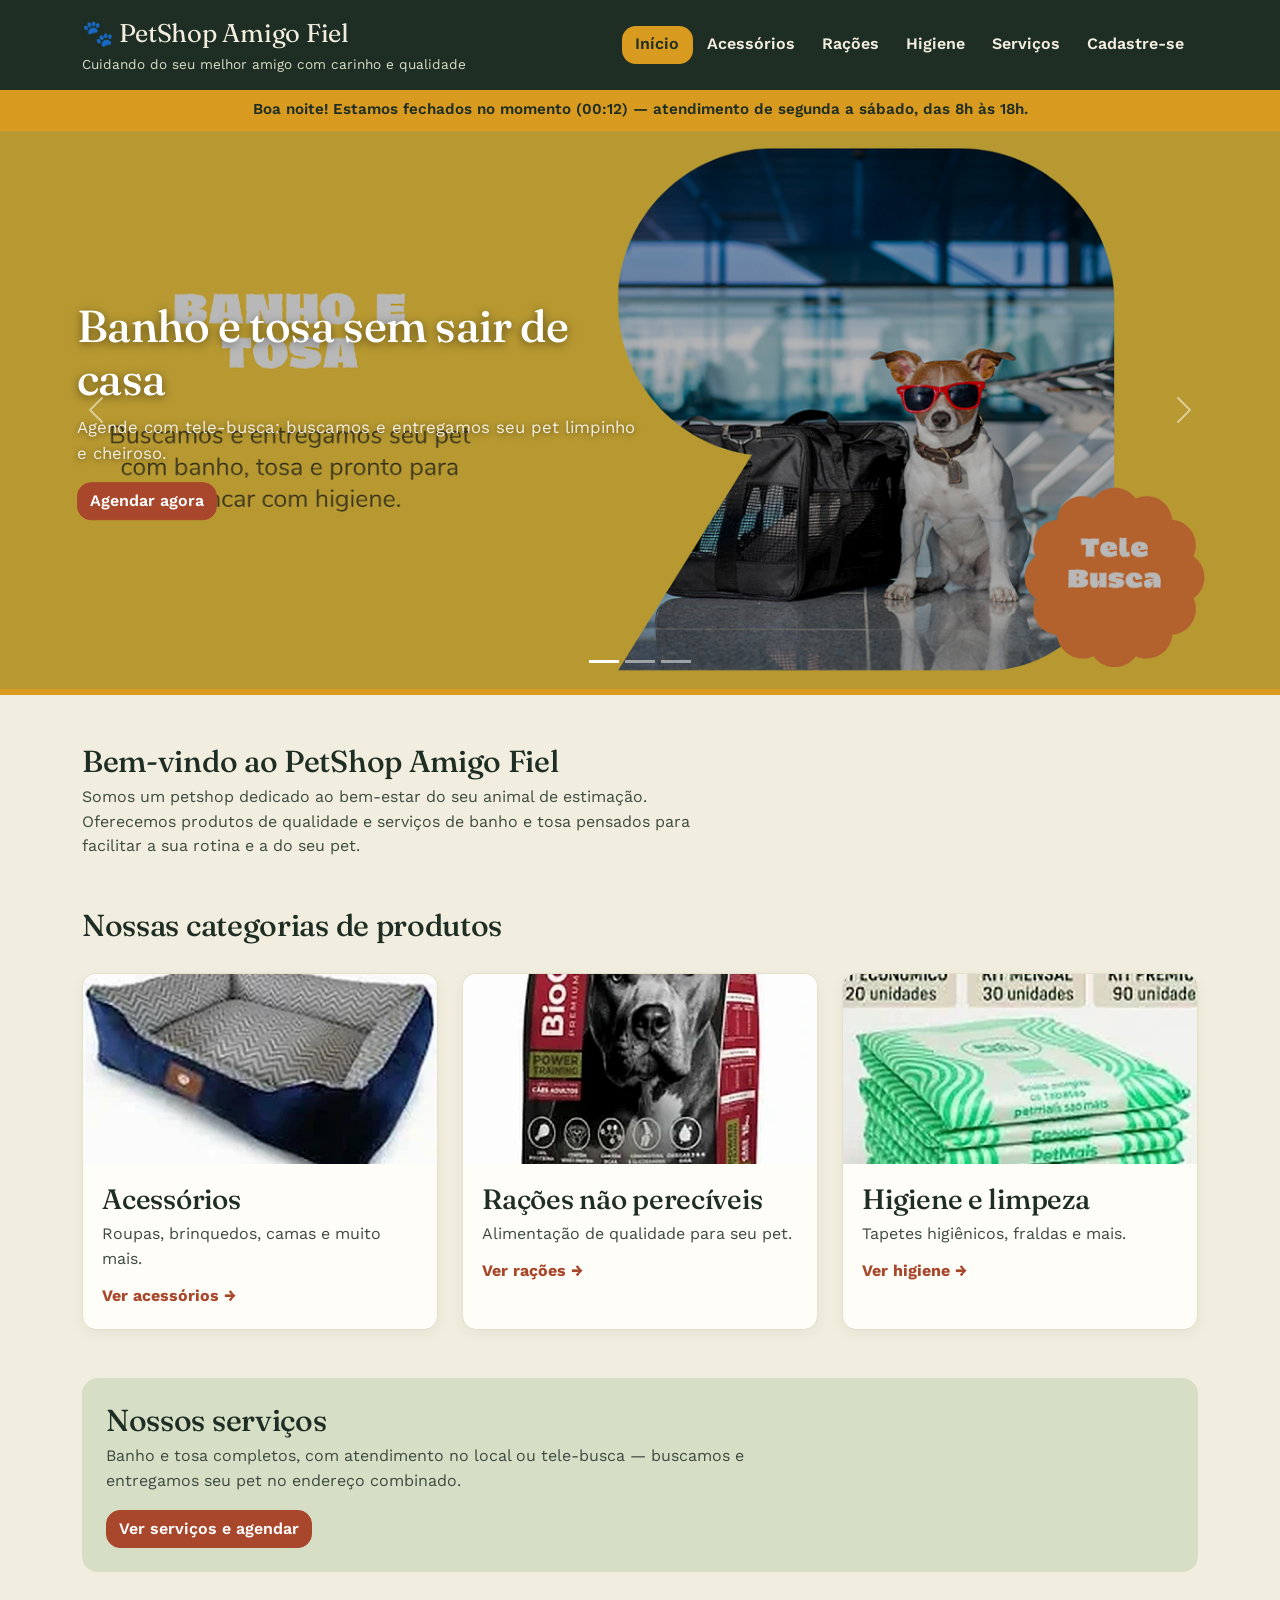
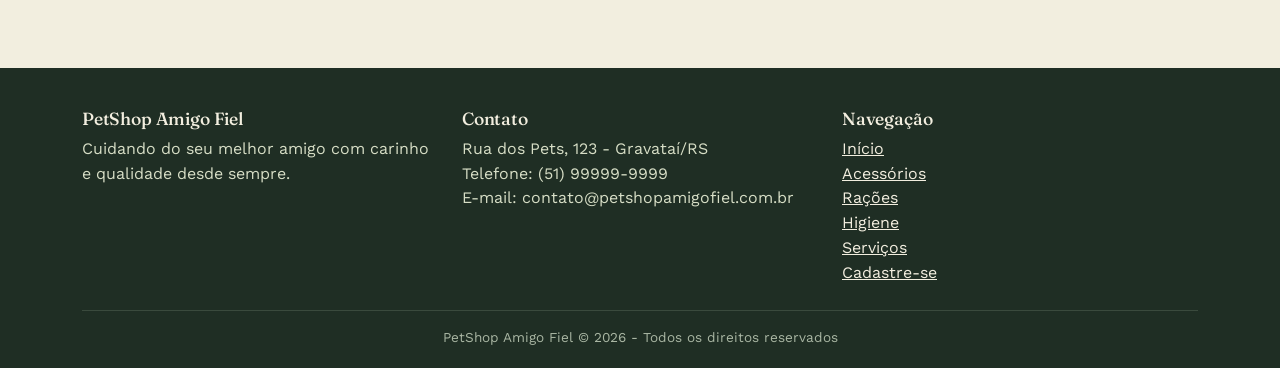
<file: index.html>
<!DOCTYPE html>
<html lang="pt-br">
<head>
    <meta charset="UTF-8">
    <meta name="viewport" content="width=device-width, initial-scale=1.0">
    <title>PetShop Amigo Fiel - Início</title>
    <meta name="description" content="PetShop Amigo Fiel: acessórios, rações, produtos de higiene e serviços de banho e tosa com ou sem tele-busca.">
    <link rel="preconnect" href="https://fonts.googleapis.com">
    <link href="https://fonts.googleapis.com/css2?family=Fraunces:wght@500;600;700&family=Work+Sans:wght@400;500;600;700&display=swap" rel="stylesheet">
    <link href="vendor/bootstrap/css/bootstrap.min.css" rel="stylesheet">
    <link rel="stylesheet" href="css/style.css">
</head>
<body>

    <a class="skip-link" href="#conteudo-principal">Pular para o conteúdo principal</a>

    <header class="site-header">
        <div class="container">
            <nav class="navbar navbar-expand-lg navbar-dark py-0" aria-label="Navegação principal">
                <div class="d-flex flex-column">
                    <span class="brand-name">🐾 PetShop Amigo Fiel</span>
                    <p class="tagline">Cuidando do seu melhor amigo com carinho e qualidade</p>
                </div>
                <button class="navbar-toggler" type="button" data-bs-toggle="collapse" data-bs-target="#menuPrincipal" aria-controls="menuPrincipal" aria-expanded="false" aria-label="Abrir menu de navegação">
                    <span class="navbar-toggler-icon"></span>
                </button>
                <div class="collapse navbar-collapse justify-content-end" id="menuPrincipal">
                    <ul class="navbar-nav">
                        <li class="nav-item"><a class="nav-link active" aria-current="page" href="index.html">Início</a></li>
                        <li class="nav-item"><a class="nav-link" href="acessorios.html">Acessórios</a></li>
                        <li class="nav-item"><a class="nav-link" href="racoes.html">Rações</a></li>
                        <li class="nav-item"><a class="nav-link" href="higiene.html">Higiene</a></li>
                        <li class="nav-item"><a class="nav-link" href="servicos.html">Serviços</a></li>
                        <li class="nav-item"><a class="nav-link" href="cadastro.html">Cadastre-se</a></li>
                    </ul>
                </div>
            </nav>
        </div>
    </header>

    <!-- Faixa de status preenchida via JavaScript (saudação + aberto/fechado) -->
    <div class="status-bar" id="status-funcionamento" role="status" aria-live="polite">
        Carregando horário de funcionamento...
    </div>

    <!-- Carrossel Bootstrap: vitrine de produtos e serviços -->
    <div id="carrosselPrincipal" class="carousel slide hero-carousel" data-bs-ride="carousel" aria-label="Vitrine de produtos e serviços em destaque">
        <div class="carousel-indicators">
            <button type="button" data-bs-target="#carrosselPrincipal" data-bs-slide-to="0" class="active" aria-current="true" aria-label="Slide 1: Banho e tosa"></button>
            <button type="button" data-bs-target="#carrosselPrincipal" data-bs-slide-to="1" aria-label="Slide 2: Rações premium"></button>
            <button type="button" data-bs-target="#carrosselPrincipal" data-bs-slide-to="2" aria-label="Slide 3: Conforto e acessórios"></button>
        </div>
        <div class="carousel-inner">
            <div class="carousel-item active">
                <img src="img/servico-com-telebusca.png" alt="Cachorro pronto para viagem com bolsa de transporte, representando o serviço de tele-busca">
                <div class="carousel-caption">
                    <h2>Banho e tosa sem sair de casa</h2>
                    <p>Agende com tele-busca: buscamos e entregamos seu pet limpinho e cheiroso.</p>
                    <a href="servicos.html#agendamento" class="btn btn-brick">Agendar agora</a>
                </div>
            </div>
            <div class="carousel-item">
                <img src="img/racao-caes.webp" alt="Pacote de ração premium BioCare para cães adultos">
                <div class="carousel-caption">
                    <h2>Rações de qualidade premium</h2>
                    <p>Alimentação balanceada para cães e gatos de todas as idades.</p>
                    <a href="racoes.html" class="btn btn-outline-brick">Ver rações</a>
                </div>
            </div>
            <div class="carousel-item">
                <img src="img/cama.webp" alt="Cama pet retangular azul-marinho, confortável e acolchoada">
                <div class="carousel-caption">
                    <h2>Conforto em cada detalhe</h2>
                    <p>Camas, brinquedos e acessórios pensados no bem-estar do seu pet.</p>
                    <a href="acessorios.html" class="btn btn-outline-brick">Ver acessórios</a>
                </div>
            </div>
        </div>
        <button class="carousel-control-prev" type="button" data-bs-target="#carrosselPrincipal" data-bs-slide="prev">
            <span class="carousel-control-prev-icon" aria-hidden="true"></span>
            <span class="visually-hidden">Slide anterior</span>
        </button>
        <button class="carousel-control-next" type="button" data-bs-target="#carrosselPrincipal" data-bs-slide="next">
            <span class="carousel-control-next-icon" aria-hidden="true"></span>
            <span class="visually-hidden">Próximo slide</span>
        </button>
    </div>

    <main id="conteudo-principal" class="container py-5">
        <section class="mb-5">
            <h2 class="section-title">Bem-vindo ao PetShop Amigo Fiel</h2>
            <p class="section-lede">
                Somos um petshop dedicado ao bem-estar do seu animal de estimação.
                Oferecemos produtos de qualidade e serviços de banho e tosa pensados
                para facilitar a sua rotina e a do seu pet.
            </p>
        </section>

        <section class="mb-5">
            <h3 class="section-title">Nossas categorias de produtos</h3>
            <div class="row g-4 mt-1">
                <div class="col-md-4">
                    <a class="category-link-card" href="acessorios.html">
                        <img src="img/cama.webp" alt="Cama pet confortável" class="category-card-image">
                        <div class="category-card-content">
                            <h3>Acessórios</h3>
                            <p>Roupas, brinquedos, camas e muito mais.</p>
                            <span class="category-card-cta">Ver acessórios →</span>
                        </div>
                    </a>
                </div>
                <div class="col-md-4">
                    <a class="category-link-card" href="racoes.html">
                        <img src="img/racao-caes.webp" alt="Ração premium para cães" class="category-card-image">
                        <div class="category-card-content">
                            <h3>Rações não perecíveis</h3>
                            <p>Alimentação de qualidade para seu pet.</p>
                            <span class="category-card-cta">Ver rações →</span>
                        </div>
                    </a>
                </div>
                <div class="col-md-4">
                    <a class="category-link-card" href="higiene.html">
                        <img src="img/tapete.webp" alt="Tapetes higiênicos para pets" class="category-card-image">
                        <div class="category-card-content">
                            <h3>Higiene e limpeza</h3>
                            <p>Tapetes higiênicos, fraldas e mais.</p>
                            <span class="category-card-cta">Ver higiene →</span>
                        </div>
                    </a>
                </div>
            </div>
        </section>

        <section class="p-4 section-sage rounded-4">
            <h3 class="section-title">Nossos serviços</h3>
            <p class="section-lede mb-3">
                Banho e tosa completos, com atendimento no local ou tele-busca —
                buscamos e entregamos seu pet no endereço combinado.
            </p>
            <a href="servicos.html" class="btn btn-brick">Ver serviços e agendar</a>
        </section>
    </main>

    <footer class="site-footer">
        <div class="container">
            <div class="row g-4">
                <div class="col-md-4">
                    <h4>PetShop Amigo Fiel</h4>
                    <p>Cuidando do seu melhor amigo com carinho e qualidade desde sempre.</p>
                </div>
                <div class="col-md-4">
                    <h4>Contato</h4>
                    <address class="mb-0" style="font-style: normal;">
                        Rua dos Pets, 123 - Gravataí/RS<br>
                        Telefone: (51) 99999-9999<br>
                        E-mail: contato@petshopamigofiel.com.br
                    </address>
                </div>
                <div class="col-md-4">
                    <h4>Navegação</h4>
                    <nav aria-label="Navegação do rodapé">
                        <ul class="list-unstyled mb-0">
                            <li><a href="index.html">Início</a></li>
                            <li><a href="acessorios.html">Acessórios</a></li>
                            <li><a href="racoes.html">Rações</a></li>
                            <li><a href="higiene.html">Higiene</a></li>
                            <li><a href="servicos.html">Serviços</a></li>
                            <li><a href="cadastro.html">Cadastre-se</a></li>
                        </ul>
                    </nav>
                </div>
            </div>
            <div class="footer-bottom text-center">
                PetShop Amigo Fiel &copy; 2026 - Todos os direitos reservados
            </div>
        </div>
    </footer>

    <script src="vendor/bootstrap/js/bootstrap.bundle.min.js"></script>
    <script src="js/script.js"></script>
</body>
</html>
</file>
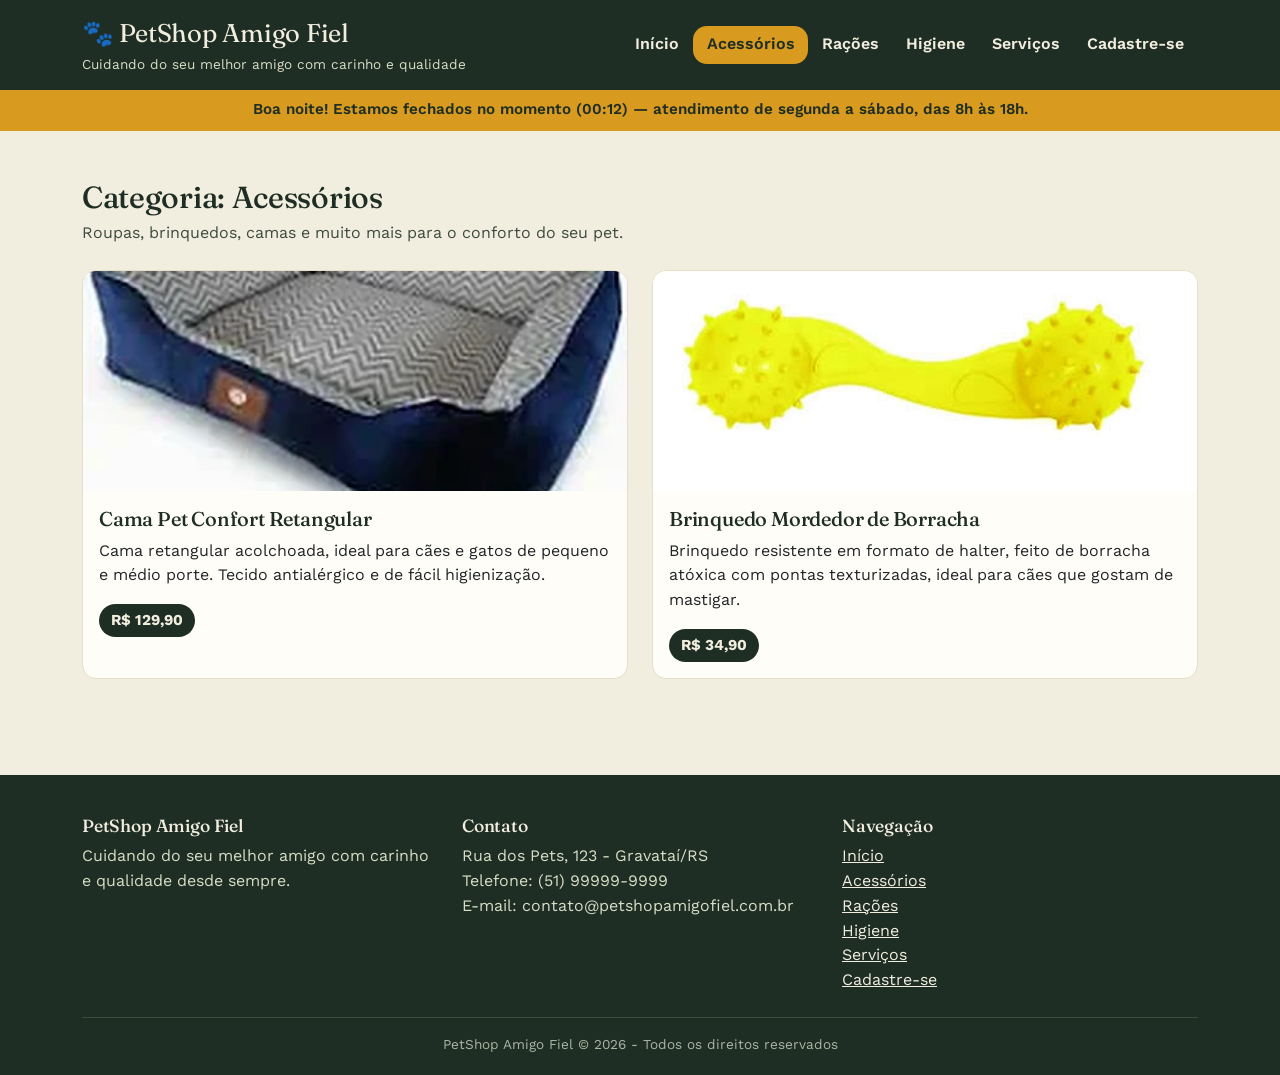
<file: acessorios.html>
<!DOCTYPE html>
<html lang="pt-br">
<head>
    <meta charset="UTF-8">
    <meta name="viewport" content="width=device-width, initial-scale=1.0">
    <title>PetShop Amigo Fiel - Acessórios</title>
    <link rel="preconnect" href="https://fonts.googleapis.com">
    <link href="https://fonts.googleapis.com/css2?family=Fraunces:wght@500;600;700&family=Work+Sans:wght@400;500;600;700&display=swap" rel="stylesheet">
    <link href="vendor/bootstrap/css/bootstrap.min.css" rel="stylesheet">
    <link rel="stylesheet" href="css/style.css">
</head>
<body>

    <a class="skip-link" href="#conteudo-principal">Pular para o conteúdo principal</a>

    <header class="site-header">
        <div class="container">
            <nav class="navbar navbar-expand-lg navbar-dark py-0" aria-label="Navegação principal">
                <div class="d-flex flex-column">
                    <span class="brand-name">🐾 PetShop Amigo Fiel</span>
                    <p class="tagline">Cuidando do seu melhor amigo com carinho e qualidade</p>
                </div>
                <button class="navbar-toggler" type="button" data-bs-toggle="collapse" data-bs-target="#menuPrincipal" aria-controls="menuPrincipal" aria-expanded="false" aria-label="Abrir menu de navegação">
                    <span class="navbar-toggler-icon"></span>
                </button>
                <div class="collapse navbar-collapse justify-content-end" id="menuPrincipal">
                    <ul class="navbar-nav">
                        <li class="nav-item"><a class="nav-link" href="index.html">Início</a></li>
                        <li class="nav-item"><a class="nav-link active" aria-current="page" href="acessorios.html">Acessórios</a></li>
                        <li class="nav-item"><a class="nav-link" href="racoes.html">Rações</a></li>
                        <li class="nav-item"><a class="nav-link" href="higiene.html">Higiene</a></li>
                        <li class="nav-item"><a class="nav-link" href="servicos.html">Serviços</a></li>
                        <li class="nav-item"><a class="nav-link" href="cadastro.html">Cadastre-se</a></li>
                    </ul>
                </div>
            </nav>
        </div>
    </header>

    <div class="status-bar" id="status-funcionamento" role="status" aria-live="polite">
        Carregando horário de funcionamento...
    </div>

    <main id="conteudo-principal" class="container py-5">
        <h2 class="section-title">Categoria: Acessórios</h2>
        <p class="section-lede mb-4">Roupas, brinquedos, camas e muito mais para o conforto do seu pet.</p>

        <div class="row g-4">
            <div class="col-md-6">
                <article class="product-card card h-100">
                    <img src="img/cama.webp" alt="Cama pet retangular, cor azul-marinho com estampa geométrica cinza">
                    <div class="card-body">
                        <h3>Cama Pet Confort Retangular</h3>
                        <p>Cama retangular acolchoada, ideal para cães e gatos de pequeno e médio porte. Tecido antialérgico e de fácil higienização.</p>
                        <span class="price-tag">R$ 129,90</span>
                    </div>
                </article>
            </div>

            <div class="col-md-6">
                <article class="product-card card h-100">
                    <img src="img/mordedor.jpg" alt="Brinquedo mordedor de borracha amarelo em formato de halter com pontas texturizadas">
                    <div class="card-body">
                        <h3>Brinquedo Mordedor de Borracha</h3>
                        <p>Brinquedo resistente em formato de halter, feito de borracha atóxica com pontas texturizadas, ideal para cães que gostam de mastigar.</p>
                        <span class="price-tag">R$ 34,90</span>
                    </div>
                </article>
            </div>
        </div>
    </main>

    <footer class="site-footer">
        <div class="container">
            <div class="row g-4">
                <div class="col-md-4">
                    <h4>PetShop Amigo Fiel</h4>
                    <p>Cuidando do seu melhor amigo com carinho e qualidade desde sempre.</p>
                </div>
                <div class="col-md-4">
                    <h4>Contato</h4>
                    <address class="mb-0" style="font-style: normal;">
                        Rua dos Pets, 123 - Gravataí/RS<br>
                        Telefone: (51) 99999-9999<br>
                        E-mail: contato@petshopamigofiel.com.br
                    </address>
                </div>
                <div class="col-md-4">
                    <h4>Navegação</h4>
                    <nav aria-label="Navegação do rodapé">
                        <ul class="list-unstyled mb-0">
                            <li><a href="index.html">Início</a></li>
                            <li><a href="acessorios.html">Acessórios</a></li>
                            <li><a href="racoes.html">Rações</a></li>
                            <li><a href="higiene.html">Higiene</a></li>
                            <li><a href="servicos.html">Serviços</a></li>
                            <li><a href="cadastro.html">Cadastre-se</a></li>
                        </ul>
                    </nav>
                </div>
            </div>
            <div class="footer-bottom text-center">
                PetShop Amigo Fiel &copy; 2026 - Todos os direitos reservados
            </div>
        </div>
    </footer>

    <script src="vendor/bootstrap/js/bootstrap.bundle.min.js"></script>
    <script src="js/script.js"></script>
</body>
</html>
</file>
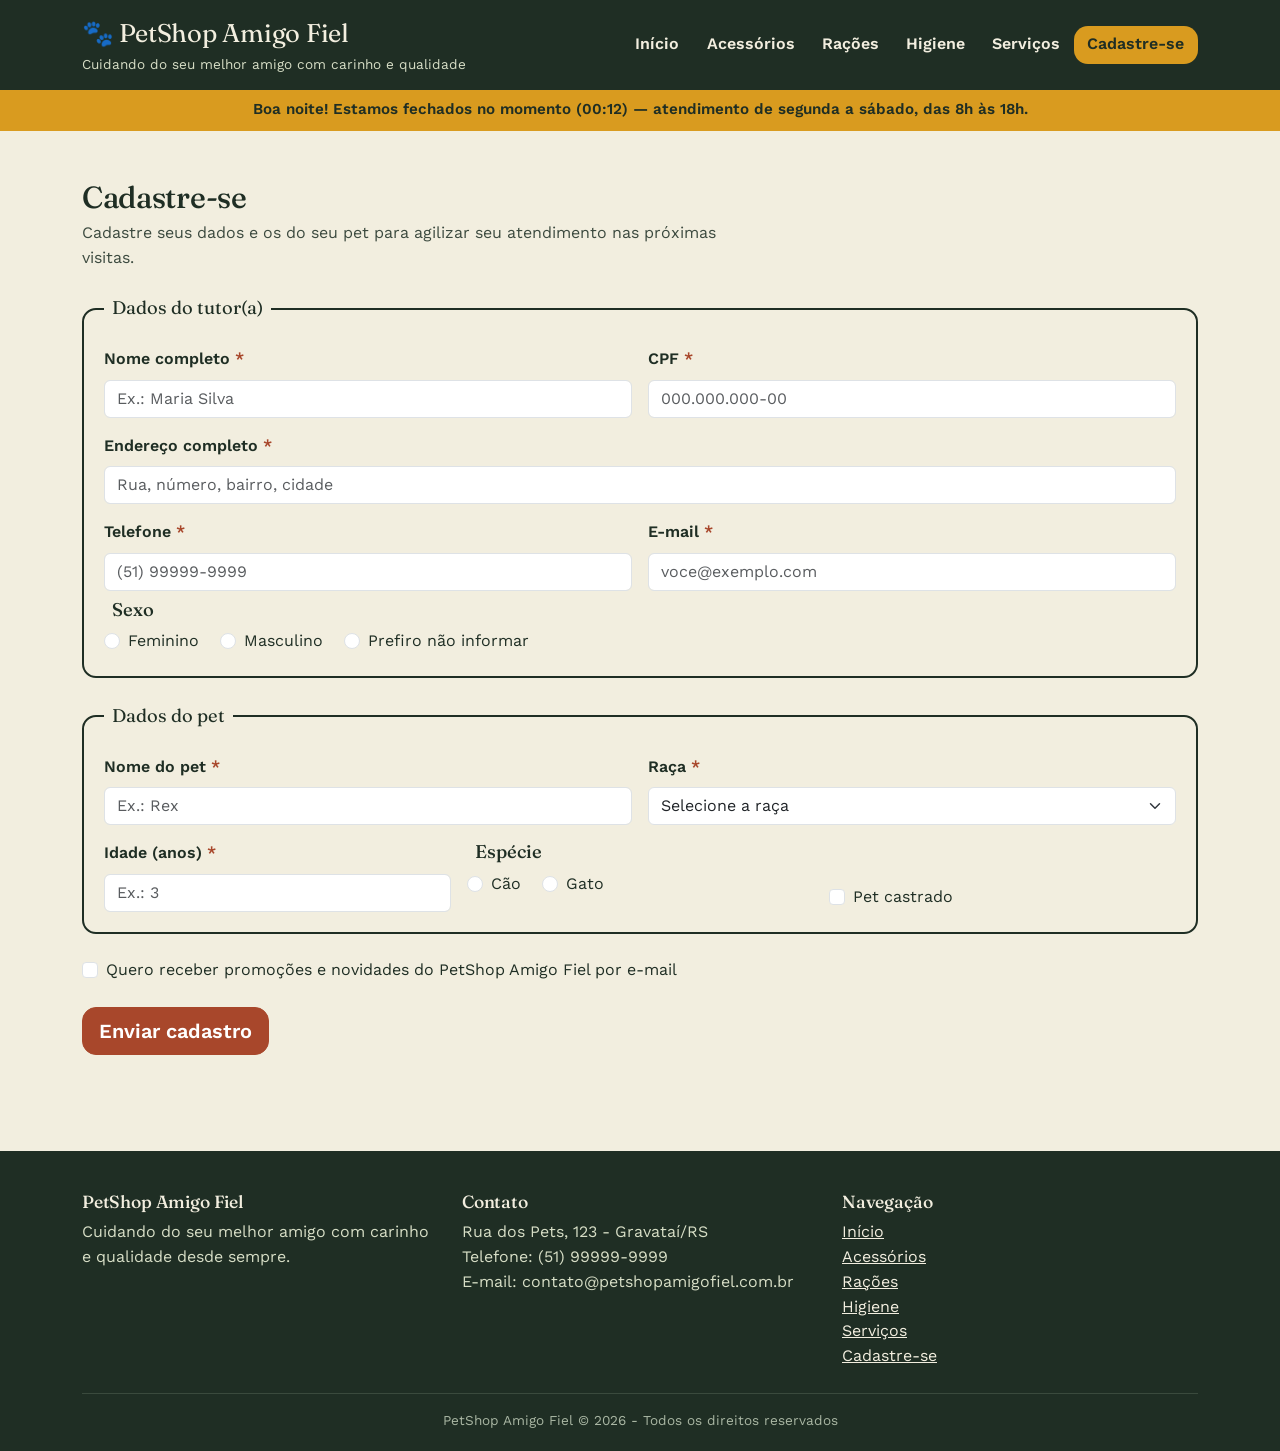
<file: cadastro.html>
<!DOCTYPE html>
<html lang="pt-br">
<head>
    <meta charset="UTF-8">
    <meta name="viewport" content="width=device-width, initial-scale=1.0">
    <title>PetShop Amigo Fiel - Cadastre-se</title>
    <link rel="preconnect" href="https://fonts.googleapis.com">
    <link href="https://fonts.googleapis.com/css2?family=Fraunces:wght@500;600;700&family=Work+Sans:wght@400;500;600;700&display=swap" rel="stylesheet">
    <link href="vendor/bootstrap/css/bootstrap.min.css" rel="stylesheet">
    <link rel="stylesheet" href="css/style.css">
</head>
<body>

    <a class="skip-link" href="#conteudo-principal">Pular para o conteúdo principal</a>

    <header class="site-header">
        <div class="container">
            <nav class="navbar navbar-expand-lg navbar-dark py-0" aria-label="Navegação principal">
                <div class="d-flex flex-column">
                    <span class="brand-name">🐾 PetShop Amigo Fiel</span>
                    <p class="tagline">Cuidando do seu melhor amigo com carinho e qualidade</p>
                </div>
                <button class="navbar-toggler" type="button" data-bs-toggle="collapse" data-bs-target="#menuPrincipal" aria-controls="menuPrincipal" aria-expanded="false" aria-label="Abrir menu de navegação">
                    <span class="navbar-toggler-icon"></span>
                </button>
                <div class="collapse navbar-collapse justify-content-end" id="menuPrincipal">
                    <ul class="navbar-nav">
                        <li class="nav-item"><a class="nav-link" href="index.html">Início</a></li>
                        <li class="nav-item"><a class="nav-link" href="acessorios.html">Acessórios</a></li>
                        <li class="nav-item"><a class="nav-link" href="racoes.html">Rações</a></li>
                        <li class="nav-item"><a class="nav-link" href="higiene.html">Higiene</a></li>
                        <li class="nav-item"><a class="nav-link" href="servicos.html">Serviços</a></li>
                        <li class="nav-item"><a class="nav-link active" aria-current="page" href="cadastro.html">Cadastre-se</a></li>
                    </ul>
                </div>
            </nav>
        </div>
    </header>

    <div class="status-bar" id="status-funcionamento" role="status" aria-live="polite">
        Carregando horário de funcionamento...
    </div>

    <main id="conteudo-principal" class="container py-5">
        <h2 class="section-title">Cadastre-se</h2>
        <p class="section-lede mb-4">Cadastre seus dados e os do seu pet para agilizar seu atendimento nas próximas visitas.</p>

        <form id="form-cadastro" class="needs-validation" novalidate aria-describedby="cadastro-instrucoes">
            <p id="cadastro-instrucoes" class="visually-hidden">Campos marcados com asterisco são obrigatórios.</p>

            <fieldset class="form-group-tag">
                <legend>Dados do tutor(a)</legend>

                <div class="row g-3">
                    <div class="col-md-6">
                        <label for="cliente-nome" class="form-label">Nome completo <span class="required-mark" aria-hidden="true">*</span></label>
                        <input type="text" class="form-control" id="cliente-nome" name="nome" required placeholder="Ex.: Maria Silva">
                        <div class="invalid-feedback">Informe seu nome completo.</div>
                    </div>

                    <div class="col-md-6">
                        <label for="cliente-cpf" class="form-label">CPF <span class="required-mark" aria-hidden="true">*</span></label>
                        <input type="text" class="form-control" id="cliente-cpf" name="cpf" required placeholder="000.000.000-00" pattern="^\d{3}\.?\d{3}\.?\d{3}-?\d{2}$" inputmode="numeric">
                        <div class="invalid-feedback">Informe um CPF válido, ex.: 000.000.000-00.</div>
                    </div>

                    <div class="col-12">
                        <label for="cliente-endereco" class="form-label">Endereço completo <span class="required-mark" aria-hidden="true">*</span></label>
                        <input type="text" class="form-control" id="cliente-endereco" name="endereco" required placeholder="Rua, número, bairro, cidade">
                        <div class="invalid-feedback">Informe seu endereço.</div>
                    </div>

                    <div class="col-md-6">
                        <label for="cliente-telefone" class="form-label">Telefone <span class="required-mark" aria-hidden="true">*</span></label>
                        <input type="tel" class="form-control" id="cliente-telefone" name="telefone" required placeholder="(51) 99999-9999" pattern="^\(?\d{2}\)?\s?\d{4,5}-?\d{4}$">
                        <div class="invalid-feedback">Informe um telefone válido.</div>
                    </div>

                    <div class="col-md-6">
                        <label for="cliente-email" class="form-label">E-mail <span class="required-mark" aria-hidden="true">*</span></label>
                        <input type="email" class="form-control" id="cliente-email" name="email" required placeholder="voce@exemplo.com">
                        <div class="invalid-feedback">Informe um e-mail válido.</div>
                    </div>

                    <fieldset class="col-12 mt-2">
                        <legend class="h6">Sexo</legend>
                        <div class="form-check form-check-inline">
                            <input class="form-check-input" type="radio" name="sexo" id="sexo-feminino" value="Feminino">
                            <label class="form-check-label" for="sexo-feminino">Feminino</label>
                        </div>
                        <div class="form-check form-check-inline">
                            <input class="form-check-input" type="radio" name="sexo" id="sexo-masculino" value="Masculino">
                            <label class="form-check-label" for="sexo-masculino">Masculino</label>
                        </div>
                        <div class="form-check form-check-inline">
                            <input class="form-check-input" type="radio" name="sexo" id="sexo-outro" value="Prefiro não informar">
                            <label class="form-check-label" for="sexo-outro">Prefiro não informar</label>
                        </div>
                    </fieldset>
                </div>
            </fieldset>

            <fieldset class="form-group-tag">
                <legend>Dados do pet</legend>

                <div class="row g-3">
                    <div class="col-md-6">
                        <label for="pet-nome" class="form-label">Nome do pet <span class="required-mark" aria-hidden="true">*</span></label>
                        <input type="text" class="form-control" id="pet-nome" name="pet-nome" required placeholder="Ex.: Rex">
                        <div class="invalid-feedback">Informe o nome do pet.</div>
                    </div>

                    <div class="col-md-6">
                        <label for="pet-raca" class="form-label">Raça <span class="required-mark" aria-hidden="true">*</span></label>
                        <select class="form-select" id="pet-raca" name="pet-raca" required>
                            <option value="" selected disabled>Selecione a raça</option>
                            <option value="SRD (Sem Raça Definida)">SRD (Sem Raça Definida)</option>
                            <option value="Labrador">Labrador</option>
                            <option value="Poodle">Poodle</option>
                            <option value="Shih Tzu">Shih Tzu</option>
                            <option value="Bulldog Francês">Bulldog Francês</option>
                            <option value="Persa">Persa (gato)</option>
                            <option value="Siamês">Siamês (gato)</option>
                            <option value="Outra">Outra</option>
                        </select>
                        <div class="invalid-feedback">Selecione a raça do pet.</div>
                    </div>

                    <div class="col-md-4">
                        <label for="pet-idade" class="form-label">Idade (anos) <span class="required-mark" aria-hidden="true">*</span></label>
                        <input type="number" class="form-control" id="pet-idade" name="pet-idade" required min="0" max="40" step="1" placeholder="Ex.: 3">
                        <div class="invalid-feedback">Informe a idade em anos (0 a 40).</div>
                    </div>

                    <div class="col-md-4">
                        <fieldset>
                            <legend class="h6">Espécie</legend>
                            <div class="form-check form-check-inline">
                                <input class="form-check-input" type="radio" name="pet-especie" id="especie-cao" value="Cão" required>
                                <label class="form-check-label" for="especie-cao">Cão</label>
                            </div>
                            <div class="form-check form-check-inline">
                                <input class="form-check-input" type="radio" name="pet-especie" id="especie-gato" value="Gato" required>
                                <label class="form-check-label" for="especie-gato">Gato</label>
                            </div>
                        </fieldset>
                    </div>

                    <div class="col-md-4 d-flex align-items-end">
                        <div class="form-check">
                            <input class="form-check-input" type="checkbox" id="pet-castrado" name="pet-castrado">
                            <label class="form-check-label" for="pet-castrado">Pet castrado</label>
                        </div>
                    </div>
                </div>
            </fieldset>

            <div class="form-check mb-4">
                <input class="form-check-input" type="checkbox" id="aceite-promocoes" name="aceite-promocoes">
                <label class="form-check-label" for="aceite-promocoes">
                    Quero receber promoções e novidades do PetShop Amigo Fiel por e-mail
                </label>
            </div>

            <button type="submit" class="btn btn-brick btn-lg">Enviar cadastro</button>
        </form>

        <div id="confirmacao-cadastro" class="confirmation-box mt-4" tabindex="-1"></div>
    </main>

    <footer class="site-footer">
        <div class="container">
            <div class="row g-4">
                <div class="col-md-4">
                    <h4>PetShop Amigo Fiel</h4>
                    <p>Cuidando do seu melhor amigo com carinho e qualidade desde sempre.</p>
                </div>
                <div class="col-md-4">
                    <h4>Contato</h4>
                    <address class="mb-0" style="font-style: normal;">
                        Rua dos Pets, 123 - Gravataí/RS<br>
                        Telefone: (51) 99999-9999<br>
                        E-mail: contato@petshopamigofiel.com.br
                    </address>
                </div>
                <div class="col-md-4">
                    <h4>Navegação</h4>
                    <nav aria-label="Navegação do rodapé">
                        <ul class="list-unstyled mb-0">
                            <li><a href="index.html">Início</a></li>
                            <li><a href="acessorios.html">Acessórios</a></li>
                            <li><a href="racoes.html">Rações</a></li>
                            <li><a href="higiene.html">Higiene</a></li>
                            <li><a href="servicos.html">Serviços</a></li>
                            <li><a href="cadastro.html">Cadastre-se</a></li>
                        </ul>
                    </nav>
                </div>
            </div>
            <div class="footer-bottom text-center">
                PetShop Amigo Fiel &copy; 2026 - Todos os direitos reservados
            </div>
        </div>
    </footer>

    <script src="vendor/bootstrap/js/bootstrap.bundle.min.js"></script>
    <script src="js/script.js"></script>
</body>
</html>
</file>
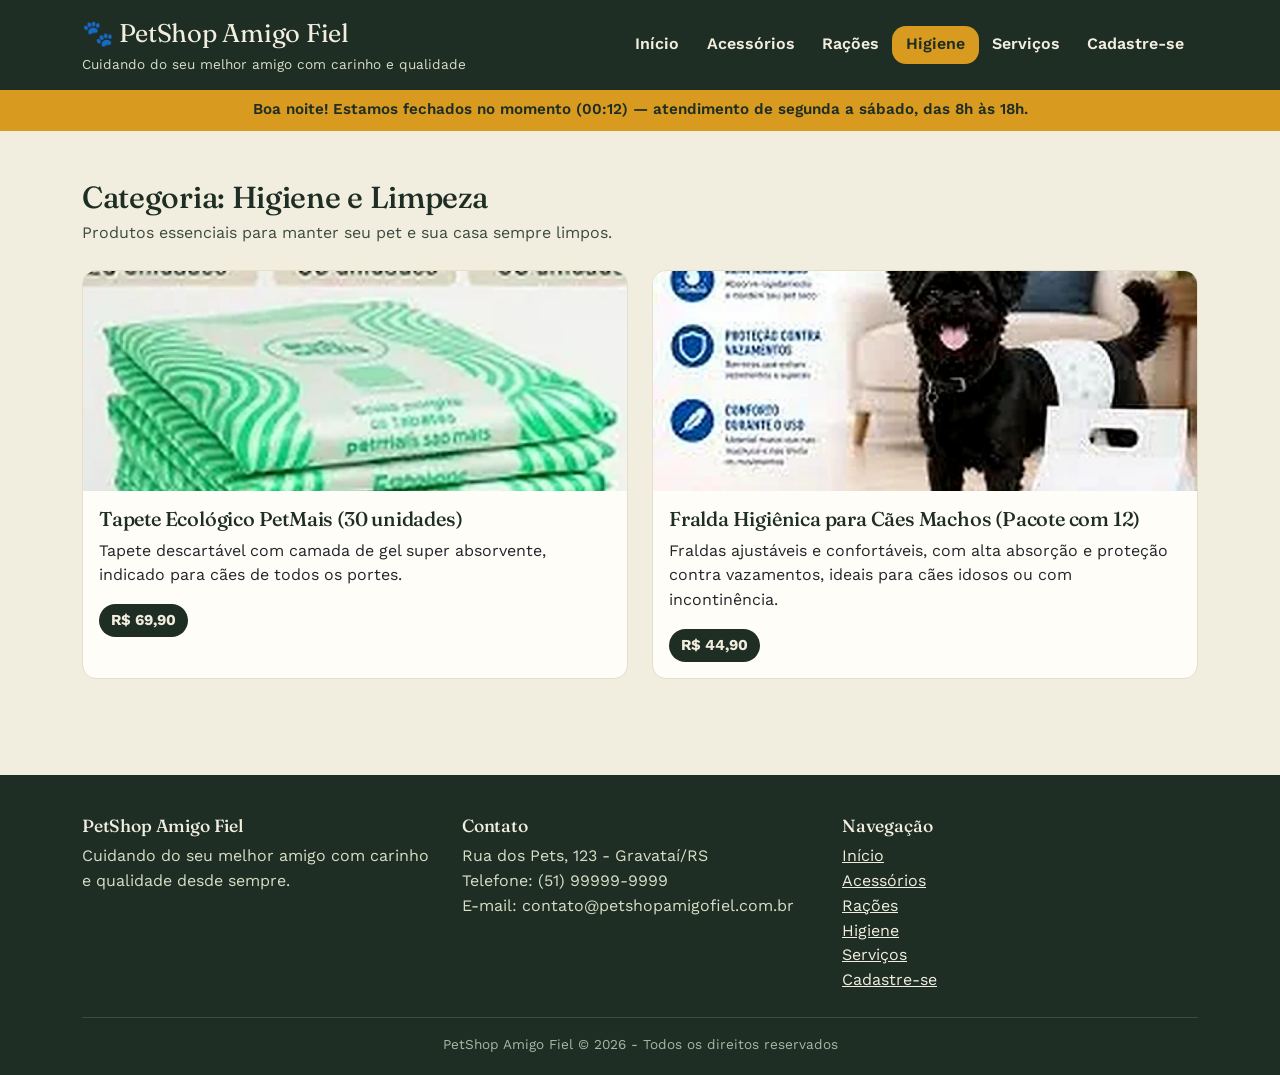
<file: higiene.html>
<!DOCTYPE html>
<html lang="pt-br">
<head>
    <meta charset="UTF-8">
    <meta name="viewport" content="width=device-width, initial-scale=1.0">
    <title>PetShop Amigo Fiel - Higiene e Limpeza</title>
    <link rel="preconnect" href="https://fonts.googleapis.com">
    <link href="https://fonts.googleapis.com/css2?family=Fraunces:wght@500;600;700&family=Work+Sans:wght@400;500;600;700&display=swap" rel="stylesheet">
    <link href="vendor/bootstrap/css/bootstrap.min.css" rel="stylesheet">
    <link rel="stylesheet" href="css/style.css">
</head>
<body>

    <a class="skip-link" href="#conteudo-principal">Pular para o conteúdo principal</a>

    <header class="site-header">
        <div class="container">
            <nav class="navbar navbar-expand-lg navbar-dark py-0" aria-label="Navegação principal">
                <div class="d-flex flex-column">
                    <span class="brand-name">🐾 PetShop Amigo Fiel</span>
                    <p class="tagline">Cuidando do seu melhor amigo com carinho e qualidade</p>
                </div>
                <button class="navbar-toggler" type="button" data-bs-toggle="collapse" data-bs-target="#menuPrincipal" aria-controls="menuPrincipal" aria-expanded="false" aria-label="Abrir menu de navegação">
                    <span class="navbar-toggler-icon"></span>
                </button>
                <div class="collapse navbar-collapse justify-content-end" id="menuPrincipal">
                    <ul class="navbar-nav">
                        <li class="nav-item"><a class="nav-link" href="index.html">Início</a></li>
                        <li class="nav-item"><a class="nav-link" href="acessorios.html">Acessórios</a></li>
                        <li class="nav-item"><a class="nav-link" href="racoes.html">Rações</a></li>
                        <li class="nav-item"><a class="nav-link active" aria-current="page" href="higiene.html">Higiene</a></li>
                        <li class="nav-item"><a class="nav-link" href="servicos.html">Serviços</a></li>
                        <li class="nav-item"><a class="nav-link" href="cadastro.html">Cadastre-se</a></li>
                    </ul>
                </div>
            </nav>
        </div>
    </header>

    <div class="status-bar" id="status-funcionamento" role="status" aria-live="polite">
        Carregando horário de funcionamento...
    </div>

    <main id="conteudo-principal" class="container py-5">
        <h2 class="section-title">Categoria: Higiene e Limpeza</h2>
        <p class="section-lede mb-4">Produtos essenciais para manter seu pet e sua casa sempre limpos.</p>

        <div class="row g-4">
            <div class="col-md-6">
                <article class="product-card card h-100">
                    <img src="img/tapete.webp" alt="Pacote de tapetes higiênicos ecológicos PetMais, kit mensal com 30 unidades">
                    <div class="card-body">
                        <h3>Tapete Ecológico PetMais (30 unidades)</h3>
                        <p>Tapete descartável com camada de gel super absorvente, indicado para cães de todos os portes.</p>
                        <span class="price-tag">R$ 69,90</span>
                    </div>
                </article>
            </div>

            <div class="col-md-6">
                <article class="product-card card h-100">
                    <img src="img/fralda.webp" alt="Pacote de fraldas higiênicas descartáveis para cães machos">
                    <div class="card-body">
                        <h3>Fralda Higiênica para Cães Machos (Pacote com 12)</h3>
                        <p>Fraldas ajustáveis e confortáveis, com alta absorção e proteção contra vazamentos, ideais para cães idosos ou com incontinência.</p>
                        <span class="price-tag">R$ 44,90</span>
                    </div>
                </article>
            </div>
        </div>
    </main>

    <footer class="site-footer">
        <div class="container">
            <div class="row g-4">
                <div class="col-md-4">
                    <h4>PetShop Amigo Fiel</h4>
                    <p>Cuidando do seu melhor amigo com carinho e qualidade desde sempre.</p>
                </div>
                <div class="col-md-4">
                    <h4>Contato</h4>
                    <address class="mb-0" style="font-style: normal;">
                        Rua dos Pets, 123 - Gravataí/RS<br>
                        Telefone: (51) 99999-9999<br>
                        E-mail: contato@petshopamigofiel.com.br
                    </address>
                </div>
                <div class="col-md-4">
                    <h4>Navegação</h4>
                    <nav aria-label="Navegação do rodapé">
                        <ul class="list-unstyled mb-0">
                            <li><a href="index.html">Início</a></li>
                            <li><a href="acessorios.html">Acessórios</a></li>
                            <li><a href="racoes.html">Rações</a></li>
                            <li><a href="higiene.html">Higiene</a></li>
                            <li><a href="servicos.html">Serviços</a></li>
                            <li><a href="cadastro.html">Cadastre-se</a></li>
                        </ul>
                    </nav>
                </div>
            </div>
            <div class="footer-bottom text-center">
                PetShop Amigo Fiel &copy; 2026 - Todos os direitos reservados
            </div>
        </div>
    </footer>

    <script src="vendor/bootstrap/js/bootstrap.bundle.min.js"></script>
    <script src="js/script.js"></script>
</body>
</html>
</file>
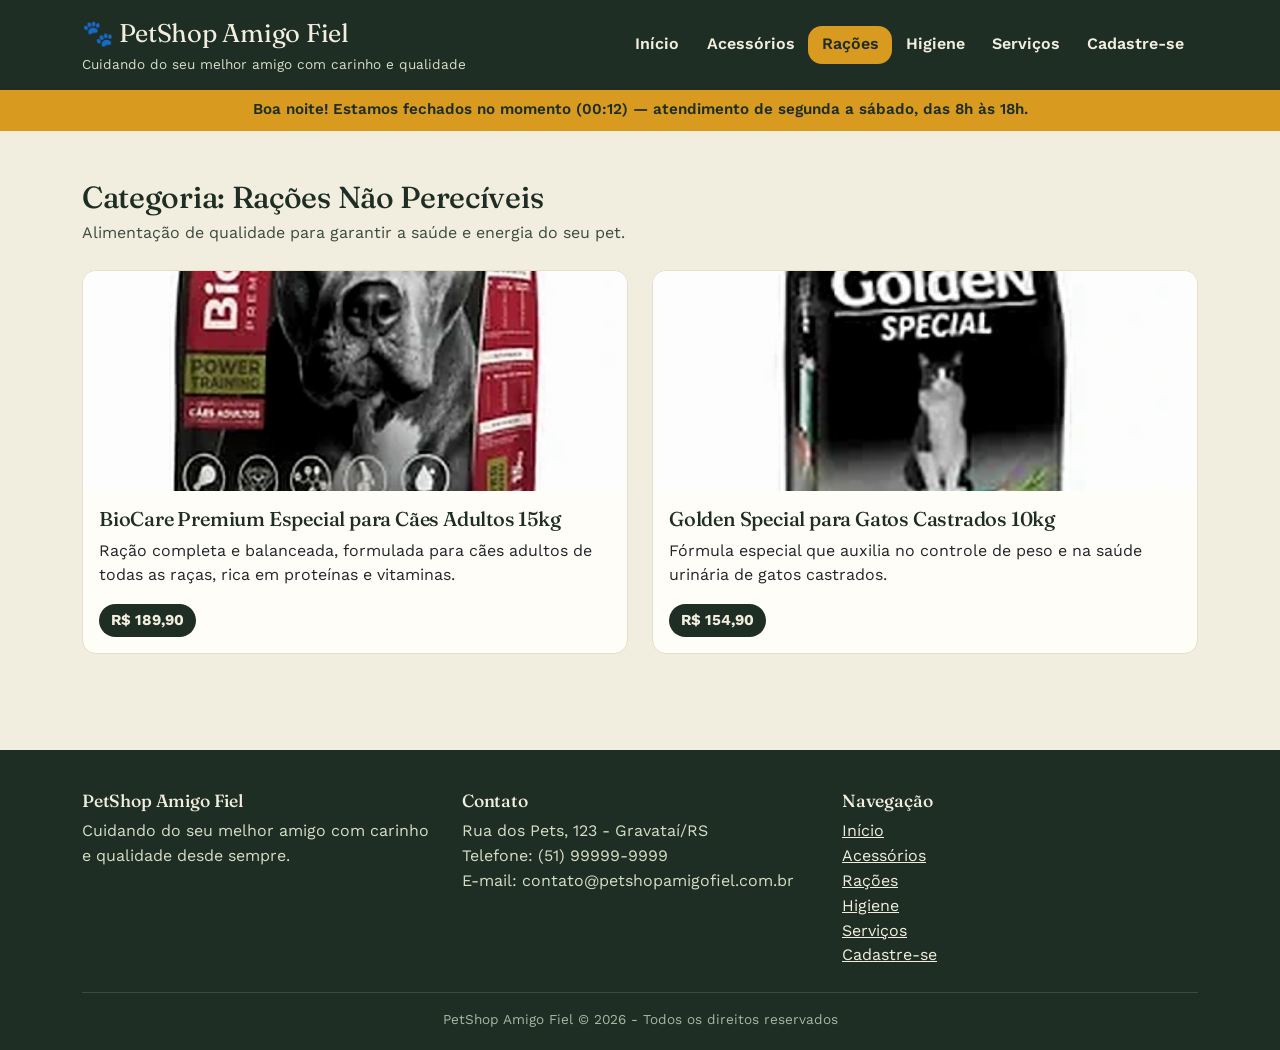
<file: racoes.html>
<!DOCTYPE html>
<html lang="pt-br">
<head>
    <meta charset="UTF-8">
    <meta name="viewport" content="width=device-width, initial-scale=1.0">
    <title>PetShop Amigo Fiel - Rações</title>
    <link rel="preconnect" href="https://fonts.googleapis.com">
    <link href="https://fonts.googleapis.com/css2?family=Fraunces:wght@500;600;700&family=Work+Sans:wght@400;500;600;700&display=swap" rel="stylesheet">
    <link href="vendor/bootstrap/css/bootstrap.min.css" rel="stylesheet">
    <link rel="stylesheet" href="css/style.css">
</head>
<body>

    <a class="skip-link" href="#conteudo-principal">Pular para o conteúdo principal</a>

    <header class="site-header">
        <div class="container">
            <nav class="navbar navbar-expand-lg navbar-dark py-0" aria-label="Navegação principal">
                <div class="d-flex flex-column">
                    <span class="brand-name">🐾 PetShop Amigo Fiel</span>
                    <p class="tagline">Cuidando do seu melhor amigo com carinho e qualidade</p>
                </div>
                <button class="navbar-toggler" type="button" data-bs-toggle="collapse" data-bs-target="#menuPrincipal" aria-controls="menuPrincipal" aria-expanded="false" aria-label="Abrir menu de navegação">
                    <span class="navbar-toggler-icon"></span>
                </button>
                <div class="collapse navbar-collapse justify-content-end" id="menuPrincipal">
                    <ul class="navbar-nav">
                        <li class="nav-item"><a class="nav-link" href="index.html">Início</a></li>
                        <li class="nav-item"><a class="nav-link" href="acessorios.html">Acessórios</a></li>
                        <li class="nav-item"><a class="nav-link active" aria-current="page" href="racoes.html">Rações</a></li>
                        <li class="nav-item"><a class="nav-link" href="higiene.html">Higiene</a></li>
                        <li class="nav-item"><a class="nav-link" href="servicos.html">Serviços</a></li>
                        <li class="nav-item"><a class="nav-link" href="cadastro.html">Cadastre-se</a></li>
                    </ul>
                </div>
            </nav>
        </div>
    </header>

    <div class="status-bar" id="status-funcionamento" role="status" aria-live="polite">
        Carregando horário de funcionamento...
    </div>

    <main id="conteudo-principal" class="container py-5">
        <h2 class="section-title">Categoria: Rações Não Perecíveis</h2>
        <p class="section-lede mb-4">Alimentação de qualidade para garantir a saúde e energia do seu pet.</p>

        <div class="row g-4">
            <div class="col-md-6">
                <article class="product-card card h-100">
                    <img src="img/racao-caes.webp" alt="Pacote de ração BioCare Premium Especial para cães adultos, sabor carne, 15 quilos">
                    <div class="card-body">
                        <h3>BioCare Premium Especial para Cães Adultos 15kg</h3>
                        <p>Ração completa e balanceada, formulada para cães adultos de todas as raças, rica em proteínas e vitaminas.</p>
                        <span class="price-tag">R$ 189,90</span>
                    </div>
                </article>
            </div>

            <div class="col-md-6">
                <article class="product-card card h-100">
                    <img src="img/racao-gatos.webp" alt="Pacote de ração Golden Special para gatos castrados, 10 quilos">
                    <div class="card-body">
                        <h3>Golden Special para Gatos Castrados 10kg</h3>
                        <p>Fórmula especial que auxilia no controle de peso e na saúde urinária de gatos castrados.</p>
                        <span class="price-tag">R$ 154,90</span>
                    </div>
                </article>
            </div>
        </div>
    </main>

    <footer class="site-footer">
        <div class="container">
            <div class="row g-4">
                <div class="col-md-4">
                    <h4>PetShop Amigo Fiel</h4>
                    <p>Cuidando do seu melhor amigo com carinho e qualidade desde sempre.</p>
                </div>
                <div class="col-md-4">
                    <h4>Contato</h4>
                    <address class="mb-0" style="font-style: normal;">
                        Rua dos Pets, 123 - Gravataí/RS<br>
                        Telefone: (51) 99999-9999<br>
                        E-mail: contato@petshopamigofiel.com.br
                    </address>
                </div>
                <div class="col-md-4">
                    <h4>Navegação</h4>
                    <nav aria-label="Navegação do rodapé">
                        <ul class="list-unstyled mb-0">
                            <li><a href="index.html">Início</a></li>
                            <li><a href="acessorios.html">Acessórios</a></li>
                            <li><a href="racoes.html">Rações</a></li>
                            <li><a href="higiene.html">Higiene</a></li>
                            <li><a href="servicos.html">Serviços</a></li>
                            <li><a href="cadastro.html">Cadastre-se</a></li>
                        </ul>
                    </nav>
                </div>
            </div>
            <div class="footer-bottom text-center">
                PetShop Amigo Fiel &copy; 2026 - Todos os direitos reservados
            </div>
        </div>
    </footer>

    <script src="vendor/bootstrap/js/bootstrap.bundle.min.js"></script>
    <script src="js/script.js"></script>
</body>
</html>
</file>
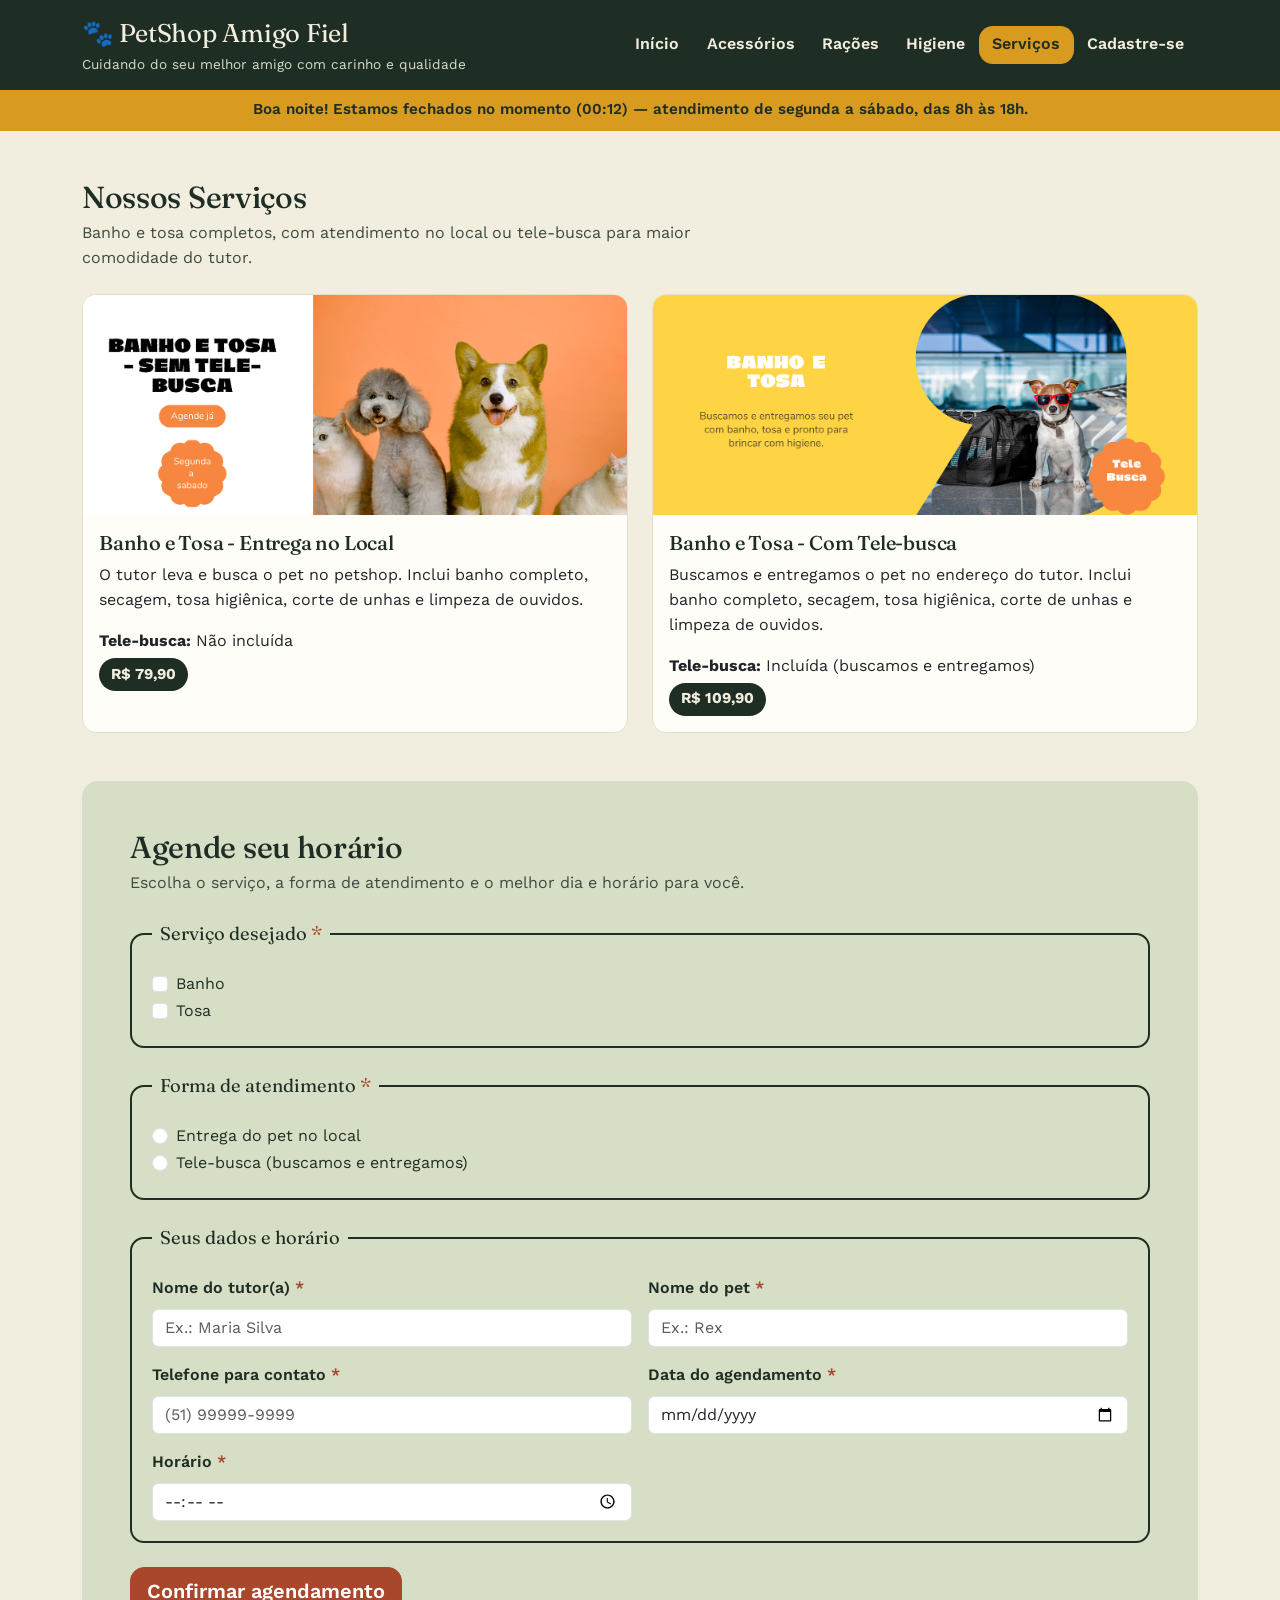
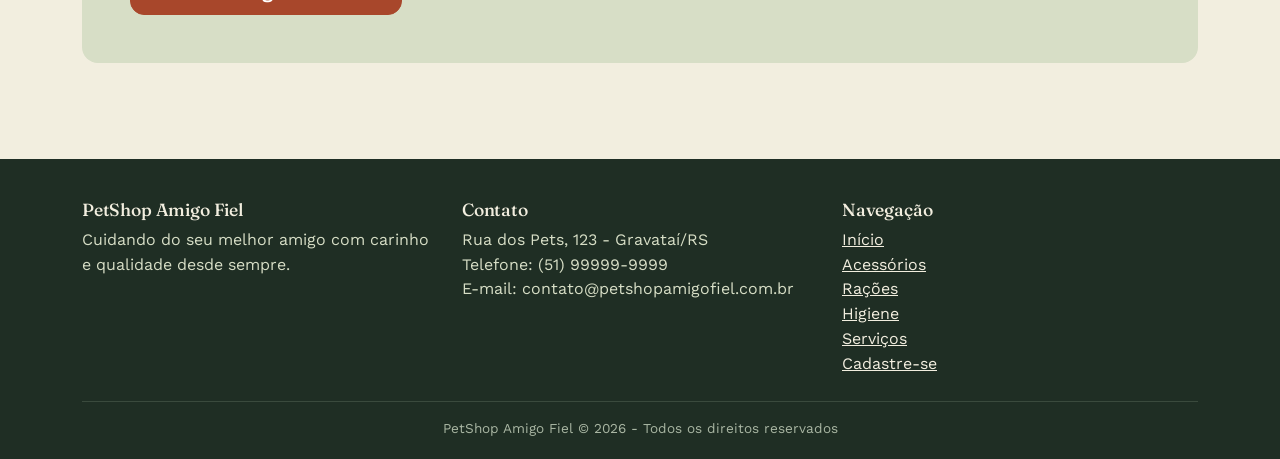
<file: servicos.html>
<!DOCTYPE html>
<html lang="pt-br">
<head>
    <meta charset="UTF-8">
    <meta name="viewport" content="width=device-width, initial-scale=1.0">
    <title>PetShop Amigo Fiel - Serviços e Agendamento</title>
    <link rel="preconnect" href="https://fonts.googleapis.com">
    <link href="https://fonts.googleapis.com/css2?family=Fraunces:wght@500;600;700&family=Work+Sans:wght@400;500;600;700&display=swap" rel="stylesheet">
    <link href="vendor/bootstrap/css/bootstrap.min.css" rel="stylesheet">
    <link rel="stylesheet" href="css/style.css">
</head>
<body>

    <a class="skip-link" href="#conteudo-principal">Pular para o conteúdo principal</a>

    <header class="site-header">
        <div class="container">
            <nav class="navbar navbar-expand-lg navbar-dark py-0" aria-label="Navegação principal">
                <div class="d-flex flex-column">
                    <span class="brand-name">🐾 PetShop Amigo Fiel</span>
                    <p class="tagline">Cuidando do seu melhor amigo com carinho e qualidade</p>
                </div>
                <button class="navbar-toggler" type="button" data-bs-toggle="collapse" data-bs-target="#menuPrincipal" aria-controls="menuPrincipal" aria-expanded="false" aria-label="Abrir menu de navegação">
                    <span class="navbar-toggler-icon"></span>
                </button>
                <div class="collapse navbar-collapse justify-content-end" id="menuPrincipal">
                    <ul class="navbar-nav">
                        <li class="nav-item"><a class="nav-link" href="index.html">Início</a></li>
                        <li class="nav-item"><a class="nav-link" href="acessorios.html">Acessórios</a></li>
                        <li class="nav-item"><a class="nav-link" href="racoes.html">Rações</a></li>
                        <li class="nav-item"><a class="nav-link" href="higiene.html">Higiene</a></li>
                        <li class="nav-item"><a class="nav-link active" aria-current="page" href="servicos.html">Serviços</a></li>
                        <li class="nav-item"><a class="nav-link" href="cadastro.html">Cadastre-se</a></li>
                    </ul>
                </div>
            </nav>
        </div>
    </header>

    <div class="status-bar" id="status-funcionamento" role="status" aria-live="polite">
        Carregando horário de funcionamento...
    </div>

    <main id="conteudo-principal" class="container py-5">
        <h2 class="section-title">Nossos Serviços</h2>
        <p class="section-lede mb-4">Banho e tosa completos, com atendimento no local ou tele-busca para maior comodidade do tutor.</p>

        <div class="row g-4 mb-5">
            <div class="col-md-6">
                <article class="product-card card h-100">
                    <img src="img/servico-sem-telebusca.png" alt="Divulgação do serviço de banho e tosa sem tele-busca, com gato e cães à mostra, atendimento de segunda a sábado">
                    <div class="card-body">
                        <h3>Banho e Tosa - Entrega no Local</h3>
                        <p>O tutor leva e busca o pet no petshop. Inclui banho completo, secagem, tosa higiênica, corte de unhas e limpeza de ouvidos.</p>
                        <p class="mb-1"><strong>Tele-busca:</strong> Não incluída</p>
                        <span class="price-tag">R$ 79,90</span>
                    </div>
                </article>
            </div>

            <div class="col-md-6">
                <article class="product-card card h-100">
                    <img src="img/servico-com-telebusca.png" alt="Divulgação do serviço de banho e tosa com tele-busca, cachorro pronto para viagem com bolsa de transporte">
                    <div class="card-body">
                        <h3>Banho e Tosa - Com Tele-busca</h3>
                        <p>Buscamos e entregamos o pet no endereço do tutor. Inclui banho completo, secagem, tosa higiênica, corte de unhas e limpeza de ouvidos.</p>
                        <p class="mb-1"><strong>Tele-busca:</strong> Incluída (buscamos e entregamos)</p>
                        <span class="price-tag">R$ 109,90</span>
                    </div>
                </article>
            </div>
        </div>

        <!-- ================= FORMULÁRIO DE AGENDAMENTO ================= -->
        <section id="agendamento" class="p-4 p-md-5 section-sage rounded-4">
            <h3 class="section-title">Agende seu horário</h3>
            <p class="section-lede mb-4">Escolha o serviço, a forma de atendimento e o melhor dia e horário para você.</p>

            <form id="form-agendamento" class="needs-validation" novalidate aria-describedby="agendamento-instrucoes">
                <p id="agendamento-instrucoes" class="visually-hidden">Campos marcados com asterisco são obrigatórios.</p>

                <fieldset class="form-group-tag">
                    <legend>Serviço desejado <span class="required-mark" aria-hidden="true">*</span></legend>
                    <div class="form-check">
                        <input class="form-check-input" type="checkbox" name="servico" value="Banho" id="servico-banho">
                        <label class="form-check-label" for="servico-banho">Banho</label>
                    </div>
                    <div class="form-check">
                        <input class="form-check-input" type="checkbox" name="servico" value="Tosa" id="servico-tosa">
                        <label class="form-check-label" for="servico-tosa">Tosa</label>
                    </div>
                    <div id="aviso-servico" class="text-danger mt-2" style="display: none;" role="alert">
                        Selecione ao menos um serviço.
                    </div>
                </fieldset>

                <fieldset class="form-group-tag">
                    <legend>Forma de atendimento <span class="required-mark" aria-hidden="true">*</span></legend>
                    <div class="form-check">
                        <input class="form-check-input" type="radio" name="metodo" value="Entrega do pet no local" id="metodo-local" required>
                        <label class="form-check-label" for="metodo-local">Entrega do pet no local</label>
                    </div>
                    <div class="form-check">
                        <input class="form-check-input" type="radio" name="metodo" value="Tele-busca" id="metodo-telebusca" required>
                        <label class="form-check-label" for="metodo-telebusca">Tele-busca (buscamos e entregamos)</label>
                    </div>
                    <div class="invalid-feedback">Selecione a forma de atendimento.</div>
                </fieldset>

                <fieldset class="form-group-tag">
                    <legend>Seus dados e horário</legend>

                    <div class="row g-3">
                        <div class="col-md-6">
                            <label for="agendamento-nome" class="form-label">Nome do tutor(a) <span class="required-mark" aria-hidden="true">*</span></label>
                            <input type="text" class="form-control" id="agendamento-nome" name="nome" required placeholder="Ex.: Maria Silva">
                            <div class="invalid-feedback">Informe seu nome.</div>
                        </div>
                        <div class="col-md-6">
                            <label for="agendamento-pet" class="form-label">Nome do pet <span class="required-mark" aria-hidden="true">*</span></label>
                            <input type="text" class="form-control" id="agendamento-pet" name="pet" required placeholder="Ex.: Rex">
                            <div class="invalid-feedback">Informe o nome do pet.</div>
                        </div>
                        <div class="col-md-6">
                            <label for="agendamento-telefone" class="form-label">Telefone para contato <span class="required-mark" aria-hidden="true">*</span></label>
                            <input type="tel" class="form-control" id="agendamento-telefone" name="telefone" required placeholder="(51) 99999-9999" pattern="^\(?\d{2}\)?\s?\d{4,5}-?\d{4}$">
                            <div class="invalid-feedback">Informe um telefone válido, ex.: (51) 99999-9999.</div>
                        </div>
                        <div class="col-md-6">
                            <label for="agendamento-data" class="form-label">Data do agendamento <span class="required-mark" aria-hidden="true">*</span></label>
                            <input type="date" class="form-control" id="agendamento-data" name="data" required>
                            <div class="invalid-feedback">Escolha uma data a partir de hoje.</div>
                        </div>
                        <div class="col-md-6">
                            <label for="agendamento-horario" class="form-label">Horário <span class="required-mark" aria-hidden="true">*</span></label>
                            <input type="time" class="form-control" id="agendamento-horario" name="horario" required min="08:00" max="18:00">
                            <div class="invalid-feedback">Escolha um horário entre 08:00 e 18:00.</div>
                        </div>
                    </div>
                </fieldset>

                <button type="submit" class="btn btn-brick btn-lg">Confirmar agendamento</button>
            </form>

            <div id="confirmacao-agendamento" class="confirmation-box mt-4" tabindex="-1"></div>
        </section>
    </main>

    <footer class="site-footer">
        <div class="container">
            <div class="row g-4">
                <div class="col-md-4">
                    <h4>PetShop Amigo Fiel</h4>
                    <p>Cuidando do seu melhor amigo com carinho e qualidade desde sempre.</p>
                </div>
                <div class="col-md-4">
                    <h4>Contato</h4>
                    <address class="mb-0" style="font-style: normal;">
                        Rua dos Pets, 123 - Gravataí/RS<br>
                        Telefone: (51) 99999-9999<br>
                        E-mail: contato@petshopamigofiel.com.br
                    </address>
                </div>
                <div class="col-md-4">
                    <h4>Navegação</h4>
                    <nav aria-label="Navegação do rodapé">
                        <ul class="list-unstyled mb-0">
                            <li><a href="index.html">Início</a></li>
                            <li><a href="acessorios.html">Acessórios</a></li>
                            <li><a href="racoes.html">Rações</a></li>
                            <li><a href="higiene.html">Higiene</a></li>
                            <li><a href="servicos.html">Serviços</a></li>
                            <li><a href="cadastro.html">Cadastre-se</a></li>
                        </ul>
                    </nav>
                </div>
            </div>
            <div class="footer-bottom text-center">
                PetShop Amigo Fiel &copy; 2026 - Todos os direitos reservados
            </div>
        </div>
    </footer>

    <script src="vendor/bootstrap/js/bootstrap.bundle.min.js"></script>
    <script src="js/script.js"></script>
</body>
</html>
</file>
<file: css/style.css>
/* ==========================================================================
   PetShop Amigo Fiel — Fase 2
   Paleta: inspirada em carteirinha de vacinação / plaquinha de identificação
   ========================================================================== */

:root {
  --color-ink: #1F2E24;        /* verde-pinho quase preto, texto principal */
  --color-paper: #F2EEDF;      /* bege-oliva claro, fundo da página */
  --color-card: #FFFDF7;       /* cartões, ligeiramente mais claro que o fundo */
  --color-sage: #D7DEC6;       /* verde-sálvia suave, seções alternadas */
  --color-mustard: #D99B1F;    /* mostarda, destaque quente */
  --color-brick: #A8472B;      /* terracota/tijolo, ações e links */
  --color-brick-dark: #833619;
  --font-display: "Fraunces", Georgia, serif;
  --font-body: "Work Sans", "Segoe UI", sans-serif;
  --radius-tag: 14px;
}

* { box-sizing: border-box; }

html { scroll-behavior: smooth; }

body {
  font-family: var(--font-body);
  background-color: var(--color-paper);
  color: var(--color-ink);
  line-height: 1.55;
}

h1, h2, h3, h4, .brand-name {
  font-family: var(--font-display);
  color: var(--color-ink);
  letter-spacing: -0.01em;
}

a { color: var(--color-brick); }
a:hover { color: var(--color-brick-dark); }

/* Skip link — acessibilidade: permite pular direto pro conteúdo principal */
.skip-link {
  position: absolute;
  left: -9999px;
  top: 0;
  background: var(--color-ink);
  color: var(--color-paper);
  padding: 0.75rem 1.25rem;
  z-index: 2000;
  border-radius: 0 0 8px 0;
  font-weight: 600;
}
.skip-link:focus {
  left: 0;
}

/* Foco visível em qualquer elemento navegável por teclado */
a:focus-visible,
button:focus-visible,
input:focus-visible,
select:focus-visible,
textarea:focus-visible {
  outline: 3px solid var(--color-mustard);
  outline-offset: 2px;
}

/* ---------------------------- Header / Nav ------------------------------ */

.site-header {
  background-color: var(--color-ink);
  color: var(--color-paper);
  padding: 0.9rem 0;
}

.site-header .brand-name {
  color: var(--color-paper);
  font-size: 1.6rem;
  margin: 0;
  display: flex;
  align-items: center;
  gap: 0.5rem;
}

.site-header .tagline {
  color: var(--color-sage);
  font-size: 0.85rem;
  margin: 0;
}

.site-header .navbar-nav .nav-link {
  color: var(--color-paper);
  font-weight: 600;
  padding: 0.4rem 0.85rem;
  border-radius: var(--radius-tag);
}

.site-header .navbar-nav .nav-link:hover,
.site-header .navbar-nav .nav-link.active {
  background-color: var(--color-mustard);
  color: var(--color-ink);
}

.navbar-toggler {
  border-color: var(--color-sage);
}

/* ------------------------------ Status bar ------------------------------- */
/* Faixa dinâmica preenchida via JavaScript (saudação + status aberto/fechado) */

.status-bar {
  background-color: var(--color-mustard);
  color: var(--color-ink);
  text-align: center;
  padding: 0.55rem 1rem;
  font-weight: 600;
  font-size: 0.95rem;
}

/* -------------------------------- Hero / Carrossel ----------------------- */

.hero-carousel {
  border-bottom: 6px solid var(--color-mustard);
}

.hero-carousel .carousel-item img {
  width: 100%;
  height: 62vh;
  min-height: 320px;
  object-fit: cover;
  filter: brightness(0.72);
}

.hero-carousel .carousel-caption {
  bottom: auto;
  top: 50%;
  transform: translateY(-50%);
  text-align: left;
  left: 6%;
  right: 6%;
  max-width: 560px;
}

.hero-carousel .carousel-caption h2 {
  color: #fff;
  font-size: clamp(1.8rem, 4vw, 2.8rem);
  text-shadow: 0 2px 10px rgba(0,0,0,0.5);
}

.hero-carousel .carousel-caption p {
  color: #f2eedf;
  font-size: 1.05rem;
  text-shadow: 0 1px 6px rgba(0,0,0,0.5);
}

.btn-brick {
  background-color: var(--color-brick);
  border-color: var(--color-brick);
  color: #fff;
  font-weight: 600;
  border-radius: var(--radius-tag);
}
.btn-brick:hover {
  background-color: var(--color-brick-dark);
  border-color: var(--color-brick-dark);
  color: #fff;
}

.btn-outline-brick {
  border: 2px solid var(--color-paper);
  color: #fff;
  font-weight: 600;
  border-radius: var(--radius-tag);
}
.btn-outline-brick:hover {
  background-color: var(--color-paper);
  color: var(--color-ink);
}

/* Respeita preferência do usuário por menos movimento */
@media (prefers-reduced-motion: reduce) {
  .carousel-item {
    transition: none !important;
  }
  html { scroll-behavior: auto; }
}

/* -------------------------------- Seções --------------------------------- */

.section-sage {
  background-color: var(--color-sage);
}

.section-title {
  font-size: 1.9rem;
  margin-bottom: 0.35rem;
}

.section-lede {
  color: #3c4a3f;
  max-width: 640px;
}

/* -------------------------------- Cartões -------------------------------- */

.product-card {
  background-color: var(--color-card);
  border: 1px solid #e4dfc9;
  border-radius: var(--radius-tag);
  overflow: hidden;
  height: 100%;
}

.product-card img {
  width: 100%;
  height: 220px;
  object-fit: cover;
}

.product-card .card-body h3 {
  font-size: 1.25rem;
}

.price-tag {
  display: inline-block;
  background-color: var(--color-ink);
  color: var(--color-paper);
  font-weight: 700;
  padding: 0.3rem 0.75rem;
  border-radius: 999px;
  font-size: 0.95rem;
}

.category-link-card {
  background-color: var(--color-card);
  border: 2px solid var(--color-ink);
  border-radius: var(--radius-tag);
  padding: 1.5rem;
  height: 100%;
  display: block;
  text-decoration: none;
  transition: transform 0.15s ease, background-color 0.15s ease;
}
.category-link-card:hover {
  background-color: var(--color-mustard);
  transform: translateY(-3px);
}
.category-link-card h3 {
  margin-bottom: 0.4rem;
}
.category-link-card p {
  color: var(--color-ink);
  margin-bottom: 0;
}

/* ------------------------------ Formulários ------------------------------ */

fieldset.form-group-tag {
  border: 2px solid var(--color-ink);
  border-radius: var(--radius-tag);
  padding: 1rem 1.25rem 1.25rem;
  margin-bottom: 1.5rem;
}

fieldset.form-group-tag legend {
  font-family: var(--font-display);
  font-size: 1.15rem;
  width: auto;
  padding: 0 0.5rem;
  float: none;
  margin-bottom: 0.5rem;
}

.form-label {
  font-weight: 600;
}

.required-mark {
  color: var(--color-brick);
}

.form-control:focus,
.form-check-input:focus {
  border-color: var(--color-mustard);
  box-shadow: 0 0 0 0.2rem rgba(217, 155, 31, 0.35);
}

.confirmation-box {
  border: 2px dashed var(--color-brick);
  border-radius: var(--radius-tag);
  padding: 1rem 1.25rem;
  background-color: #fbf3e6;
  display: none;
}
.confirmation-box.show {
  display: block;
}

/* -------------------------------- Footer --------------------------------- */

.site-footer {
  background-color: var(--color-ink);
  color: var(--color-sage);
  padding: 2.5rem 0 1.25rem;
  margin-top: 3rem;
}

.site-footer h4 {
  color: var(--color-paper);
  font-size: 1.1rem;
}

.site-footer a {
  color: var(--color-paper);
}
.site-footer a:hover {
  color: var(--color-mustard);
}

.site-footer .footer-bottom {
  border-top: 1px solid #3a4a3d;
  margin-top: 1.5rem;
  padding-top: 1rem;
  font-size: 0.85rem;
  color: #a9b6a3;
}


/* ---------------------- Imagens e vitrines de categorias ----------------- */

.hero-carousel {
  overflow: hidden;
}

.hero-carousel .carousel-item {
  background: var(--color-ink);
}

.hero-carousel .carousel-item img {
  display: block;
  object-position: center;
}

.product-card {
  transition: transform 0.2s ease, box-shadow 0.2s ease;
}

.product-card:hover {
  transform: translateY(-4px);
  box-shadow: 0 12px 28px rgba(31, 46, 36, 0.12);
}

.product-card img {
  display: block;
  background-color: var(--color-sage);
  object-position: center;
}

.category-link-card {
  display: block;
  height: 100%;
  padding: 0;
  overflow: hidden;
  color: var(--color-ink);
  text-decoration: none;
  background: var(--color-card);
  border: 1px solid #e4dfc9;
  border-radius: var(--radius-tag);
  box-shadow: 0 4px 14px rgba(31, 46, 36, 0.06);
  transition: transform 0.2s ease, box-shadow 0.2s ease;
}

.category-link-card:hover {
  color: var(--color-ink);
  transform: translateY(-5px);
  box-shadow: 0 12px 28px rgba(31, 46, 36, 0.13);
}

.category-link-card:focus-visible {
  outline: 3px solid var(--color-mustard);
  outline-offset: 3px;
}

.category-card-image {
  display: block;
  width: 100%;
  height: 190px;
  object-fit: cover;
  object-position: center;
  background: var(--color-sage);
}

.category-card-content {
  padding: 1.15rem 1.2rem 1.25rem;
}

.category-card-content h3 {
  margin-bottom: 0.35rem;
}

.category-card-content p {
  margin-bottom: 0.8rem;
  color: #3c4a3f;
}

.category-card-cta {
  color: var(--color-brick);
  font-weight: 700;
}

@media (max-width: 767.98px) {
  .hero-carousel .carousel-item img {
    height: 48vh;
    min-height: 300px;
  }

  .hero-carousel .carousel-caption {
    left: 8%;
    right: 8%;
  }

  .category-card-image {
    height: 170px;
  }
}

@media (prefers-reduced-motion: reduce) {
  .product-card,
  .category-link-card {
    transition: none;
  }
}
</file>
